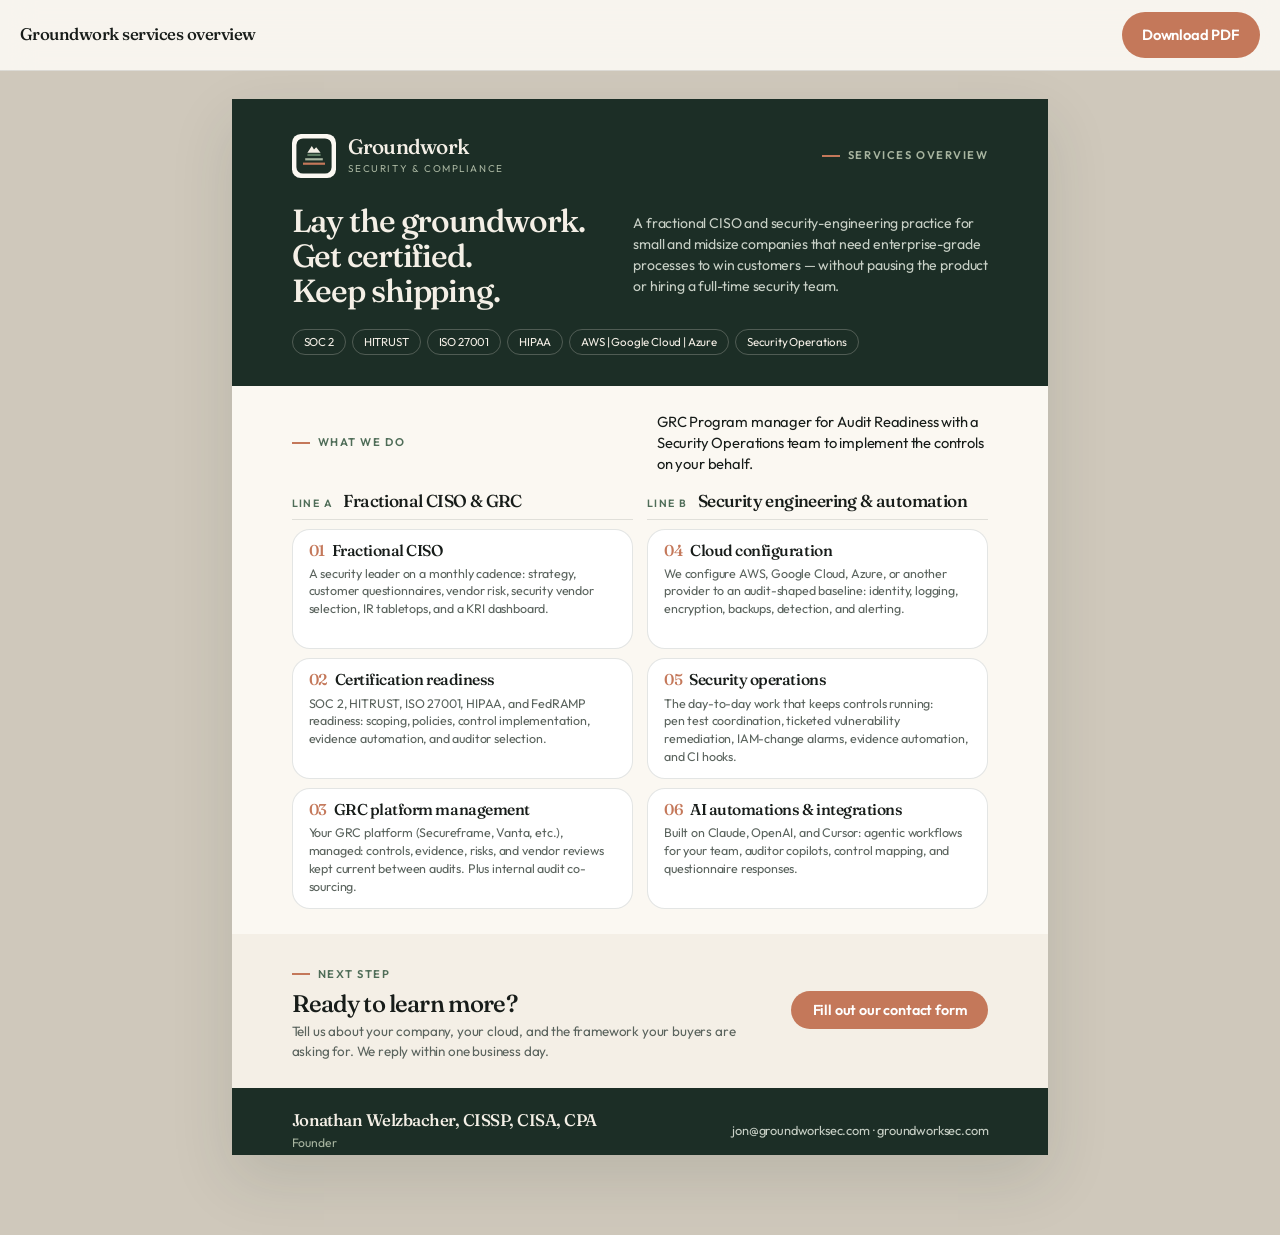
<file: collateral/services-overview/index.html>
<!DOCTYPE html>
<html lang="en">
<head>
  <meta charset="UTF-8">
  <meta name="viewport" content="width=device-width, initial-scale=1">
  <title>Services Overview | Groundwork Security &amp; Compliance</title>
  <meta name="description" content="One-page overview of the services Groundwork Security &amp; Compliance provides.">
  <meta name="robots" content="noindex, nofollow">
  <meta name="theme-color" content="#1c2e26">
  <link rel="stylesheet" href="overview.css">
</head>
<body>
  <header class="toolbar no-print">
    <strong>Groundwork services overview</strong>
    <a class="btn" href="../Groundwork-Services-Overview.pdf" download>Download PDF</a>
  </header>

  <main class="sheet">
    <article class="page">

      <header class="head">
        <div class="head-top">
          <div class="lockup">
            <svg viewBox="0 0 80 80" aria-hidden="true">
              <rect width="80" height="80" rx="16" fill="#fbf8f2"/>
              <g transform="translate(8 8)">
                <rect width="64" height="64" rx="12" fill="#1c2e26"/>
                <path d="M12 44h40v4H12z" fill="#c4785a"/>
                <path d="M16 36h32v4H16z" fill="#a8b5a0"/>
                <path d="M20 28h24v4H20z" fill="#5c7a62"/>
                <path d="M20 26 28 14 32 20 36 16 44 26Z" fill="#f4efe6"/>
              </g>
            </svg>
            <div>
              <div class="name">Groundwork</div>
              <div class="sub">Security &amp; Compliance</div>
            </div>
          </div>
          <p class="kicker">Services overview</p>
        </div>
        <div class="head-grid">
          <h1><span>Lay the groundwork.</span> <span>Get certified.</span> <span>Keep shipping.</span></h1>
          <p class="lede">A fractional CISO and security-engineering practice for small and midsize companies that need enterprise-grade processes to win customers — without pausing the product or hiring a full-time security team.</p>
        </div>
        <div class="chips" aria-label="Frameworks, clouds, and operations">
          <span class="chip">SOC 2</span>
          <span class="chip">HITRUST</span>
          <span class="chip">ISO 27001</span>
          <span class="chip">HIPAA</span>
          <span class="chip">AWS | Google Cloud | Azure</span>
          <span class="chip">Security Operations</span>
        </div>
      </header>

      <section class="body">
        <div class="section-head">
          <p class="kicker">What we do</p>
          <p>GRC Program manager for Audit Readiness with a Security Operations team to implement the controls on your behalf.</p>
        </div>

        <div class="lines">
          <div class="line-label">
            <span class="tag">Line A</span>
            <h3>Fractional CISO &amp; GRC</h3>
          </div>
          <div class="card">
            <h4><span class="num">01</span>Fractional CISO</h4>
            <p>A security leader on a monthly cadence: strategy, customer questionnaires, vendor risk, security vendor selection, IR tabletops, and a KRI dashboard.</p>
          </div>
          <div class="card">
            <h4><span class="num">02</span>Certification readiness</h4>
            <p>SOC 2, HITRUST, ISO 27001, HIPAA, and FedRAMP readiness: scoping, policies, control implementation, evidence automation, and auditor selection.</p>
          </div>
          <div class="card">
            <h4><span class="num">03</span>GRC platform management</h4>
            <p>Your GRC platform (Secureframe, Vanta, etc.), managed: controls, evidence, risks, and vendor reviews kept current between audits. Plus internal audit co-sourcing.</p>
          </div>

          <div class="line-label">
            <span class="tag">Line B</span>
            <h3>Security engineering &amp; automation</h3>
          </div>
          <div class="card">
            <h4><span class="num">04</span>Cloud configuration</h4>
            <p>We configure AWS, Google Cloud, Azure, or another provider to an audit-shaped baseline: identity, logging, encryption, backups, detection, and alerting.</p>
          </div>
          <div class="card">
            <h4><span class="num">05</span>Security operations</h4>
            <p>The day-to-day work that keeps controls running: pen&nbsp;test coordination, ticketed vulnerability remediation, IAM-change alarms, evidence automation, and CI hooks.</p>
          </div>
          <div class="card">
            <h4><span class="num">06</span>AI automations &amp; integrations</h4>
            <p>Built on Claude, OpenAI, and Cursor: agentic workflows for your team, auditor copilots, control mapping, and questionnaire responses.</p>
          </div>
        </div>
      </section>

      <section class="cta">
        <div>
          <p class="kicker">Next step</p>
          <h2>Ready to learn more?</h2>
          <p>Tell us about your company, your cloud, and the framework your buyers are asking for. We reply within one business day.</p>
        </div>
        <a class="cta-btn" href="https://groundworksec.com/#contact">Fill out our contact form</a>
      </section>

      <footer class="foot">
        <div>
          <p class="who">Jonathan Welzbacher, CISSP, CISA, CPA</p>
          <p class="meta">Founder</p>
        </div>
        <div>
          <p class="contact"><a href="mailto:jon@groundworksec.com">jon@groundworksec.com</a> · <a href="https://groundworksec.com/">groundworksec.com</a></p>
        </div>
      </footer>

    </article>
  </main>
</body>
</html>
</file>
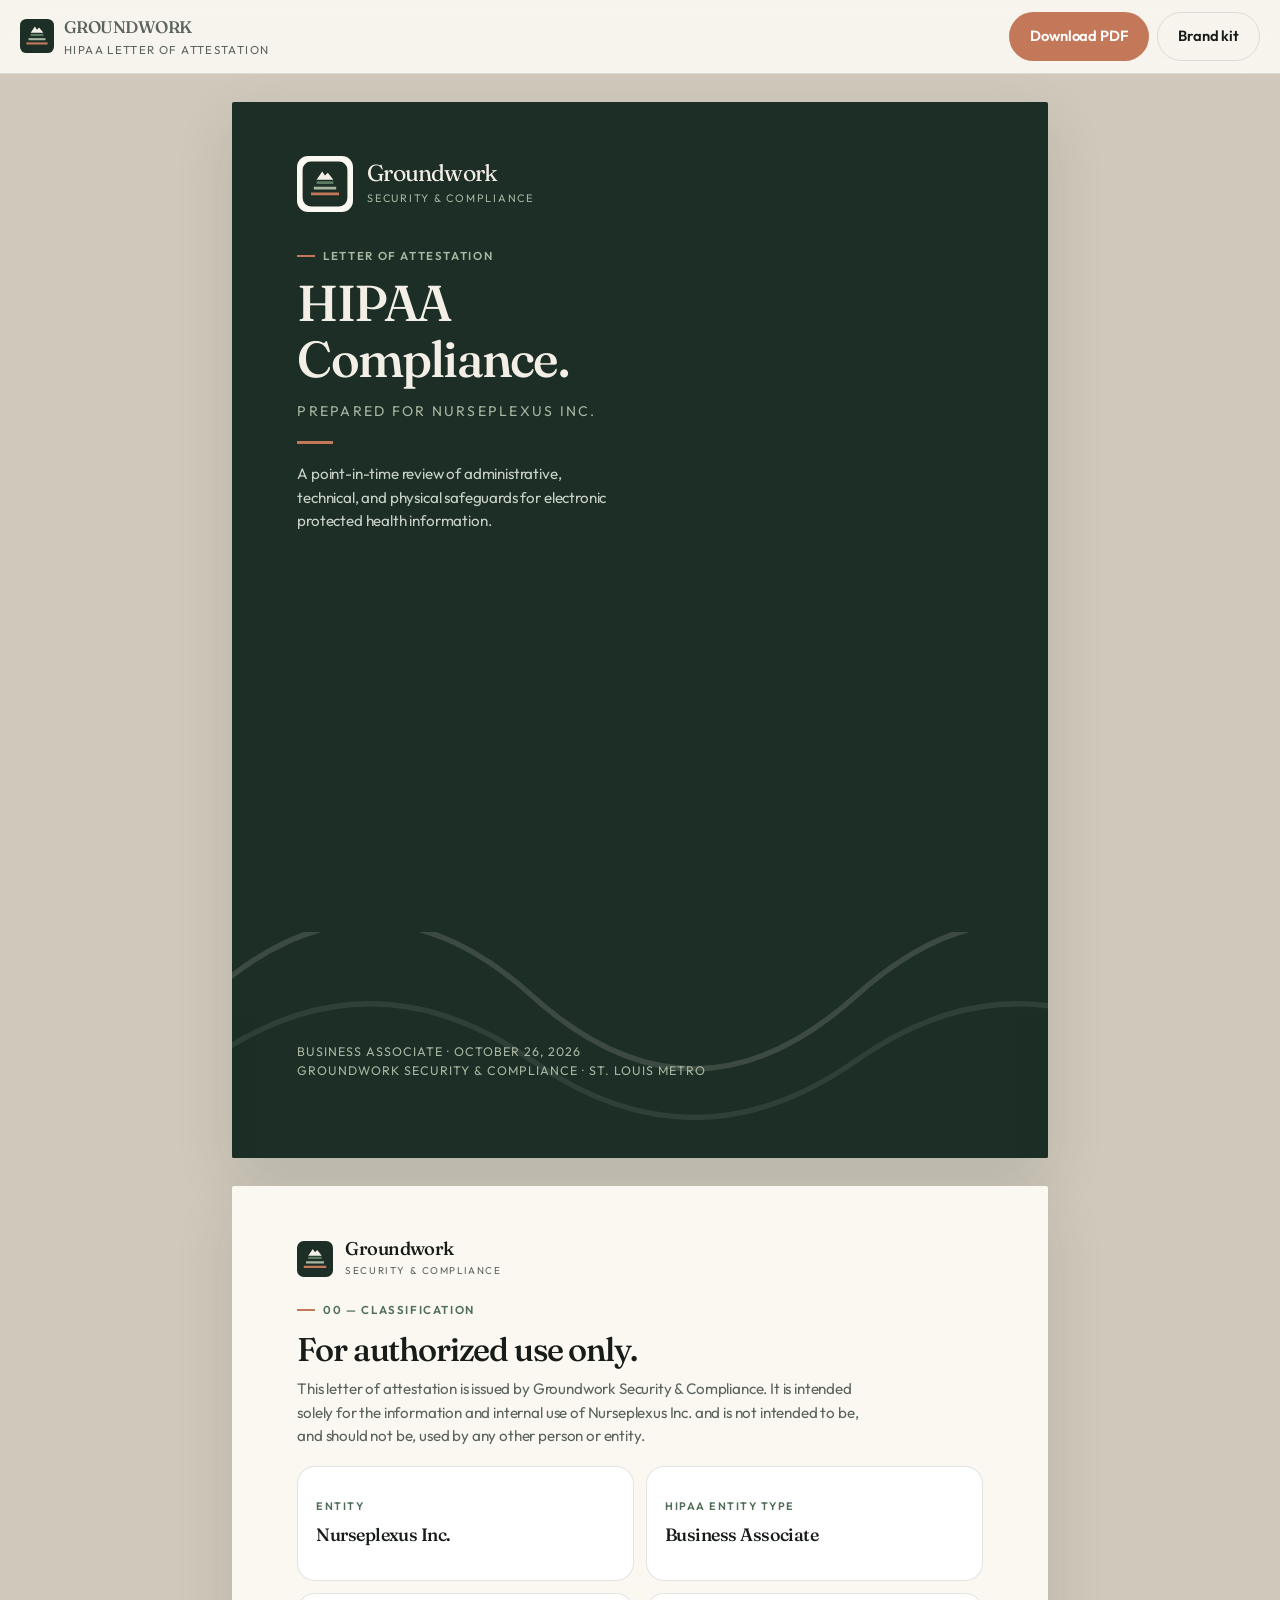
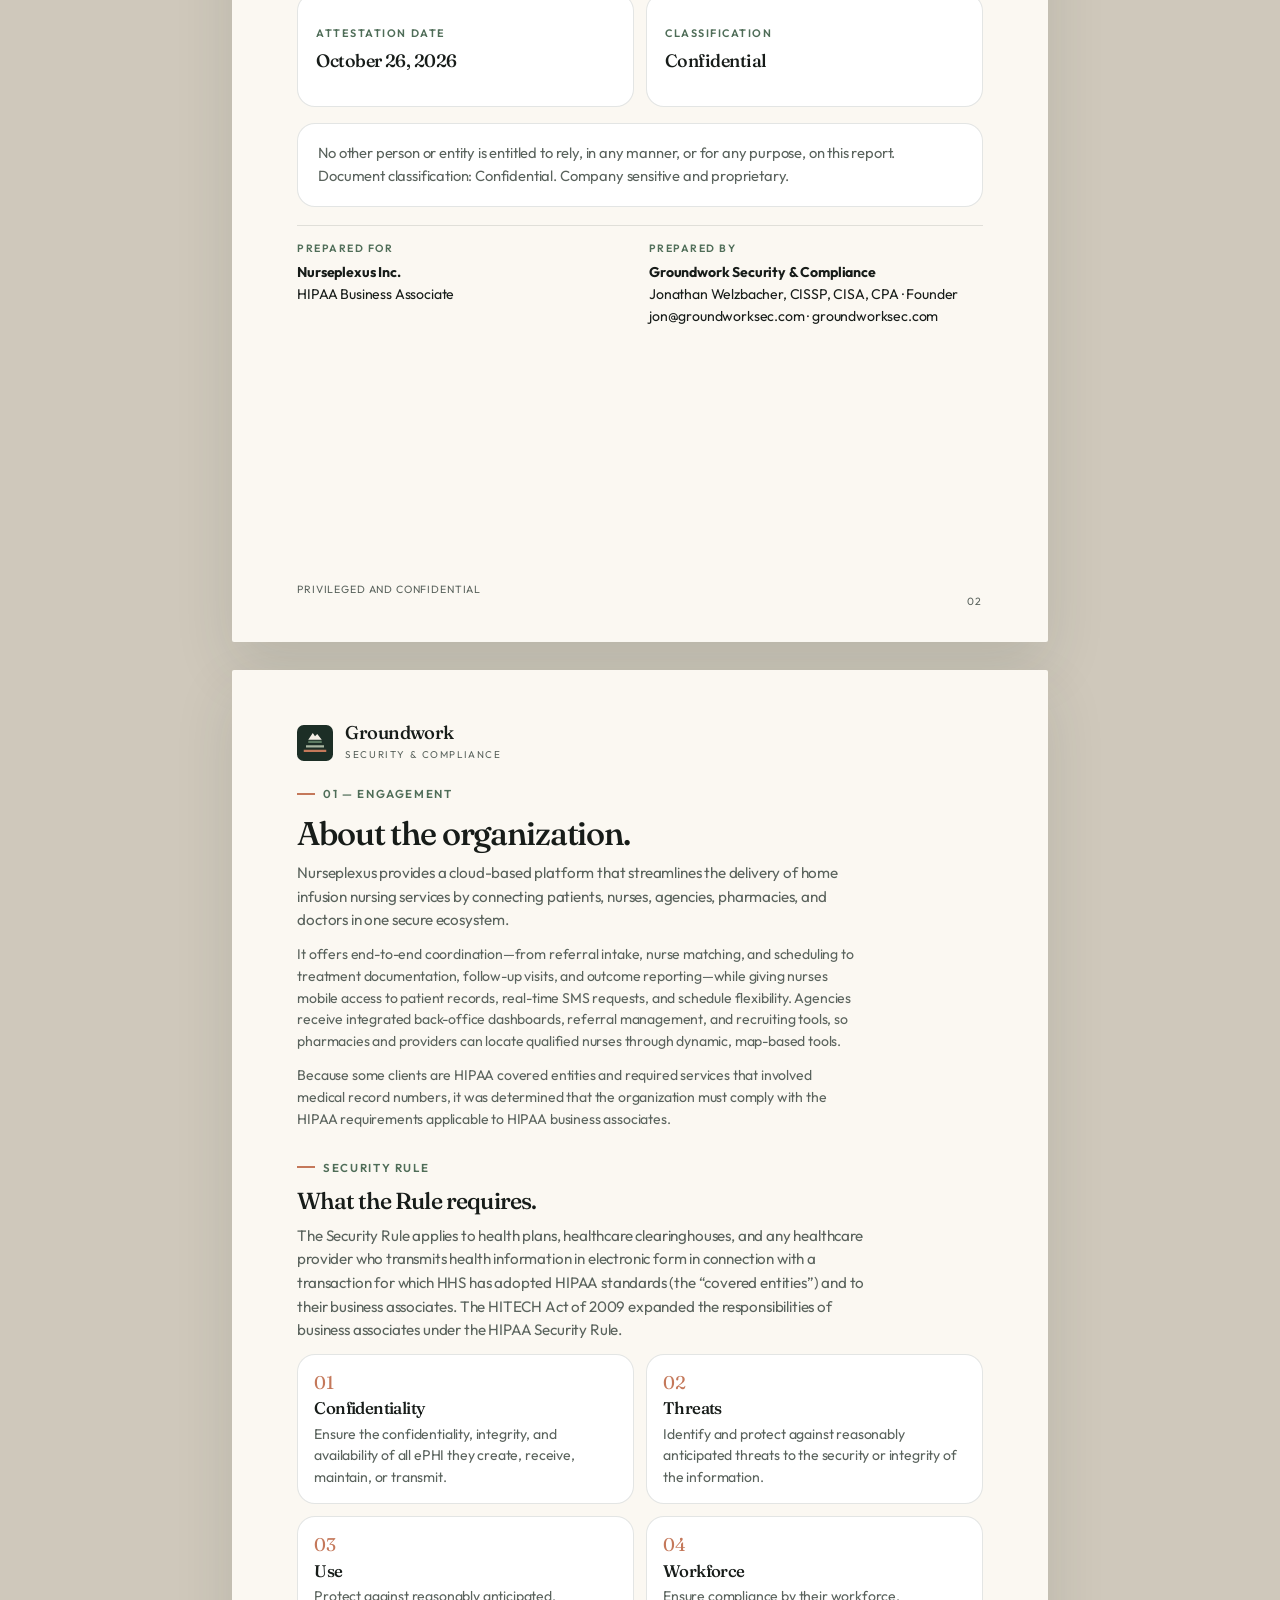
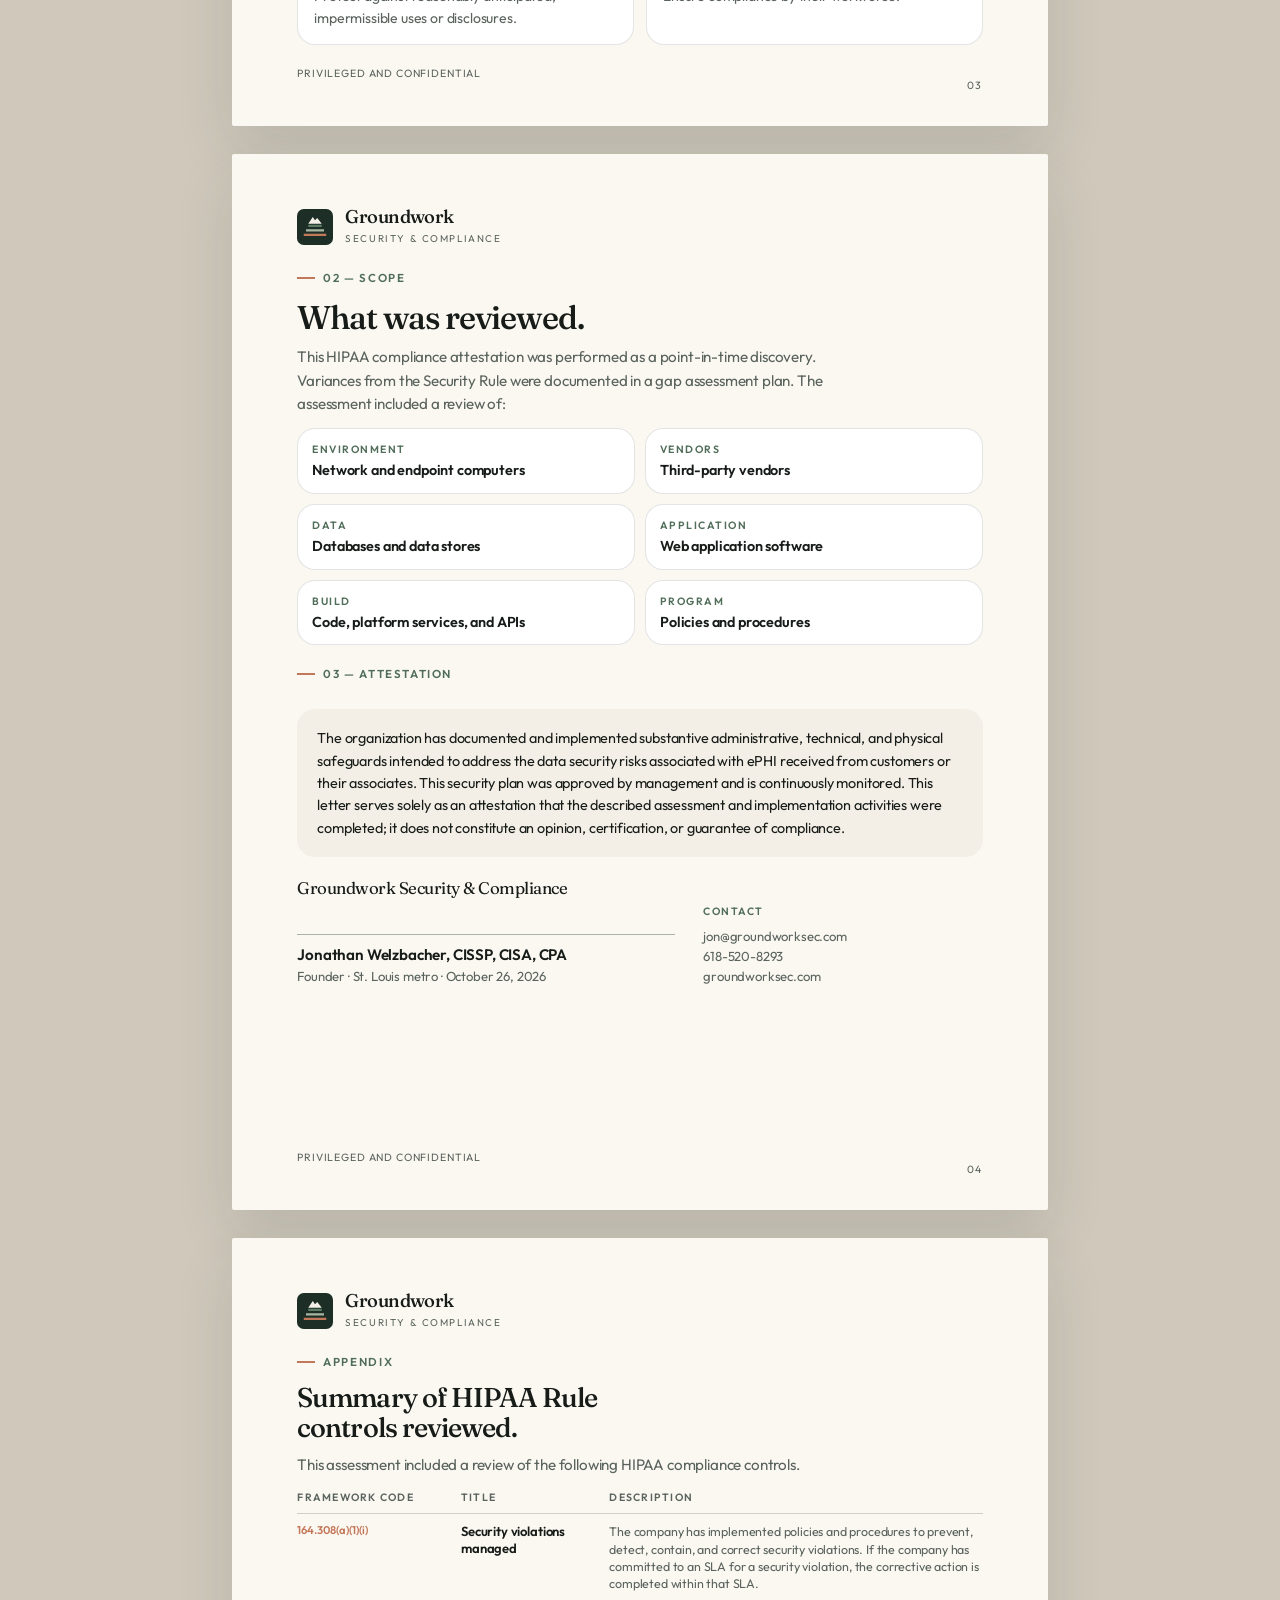
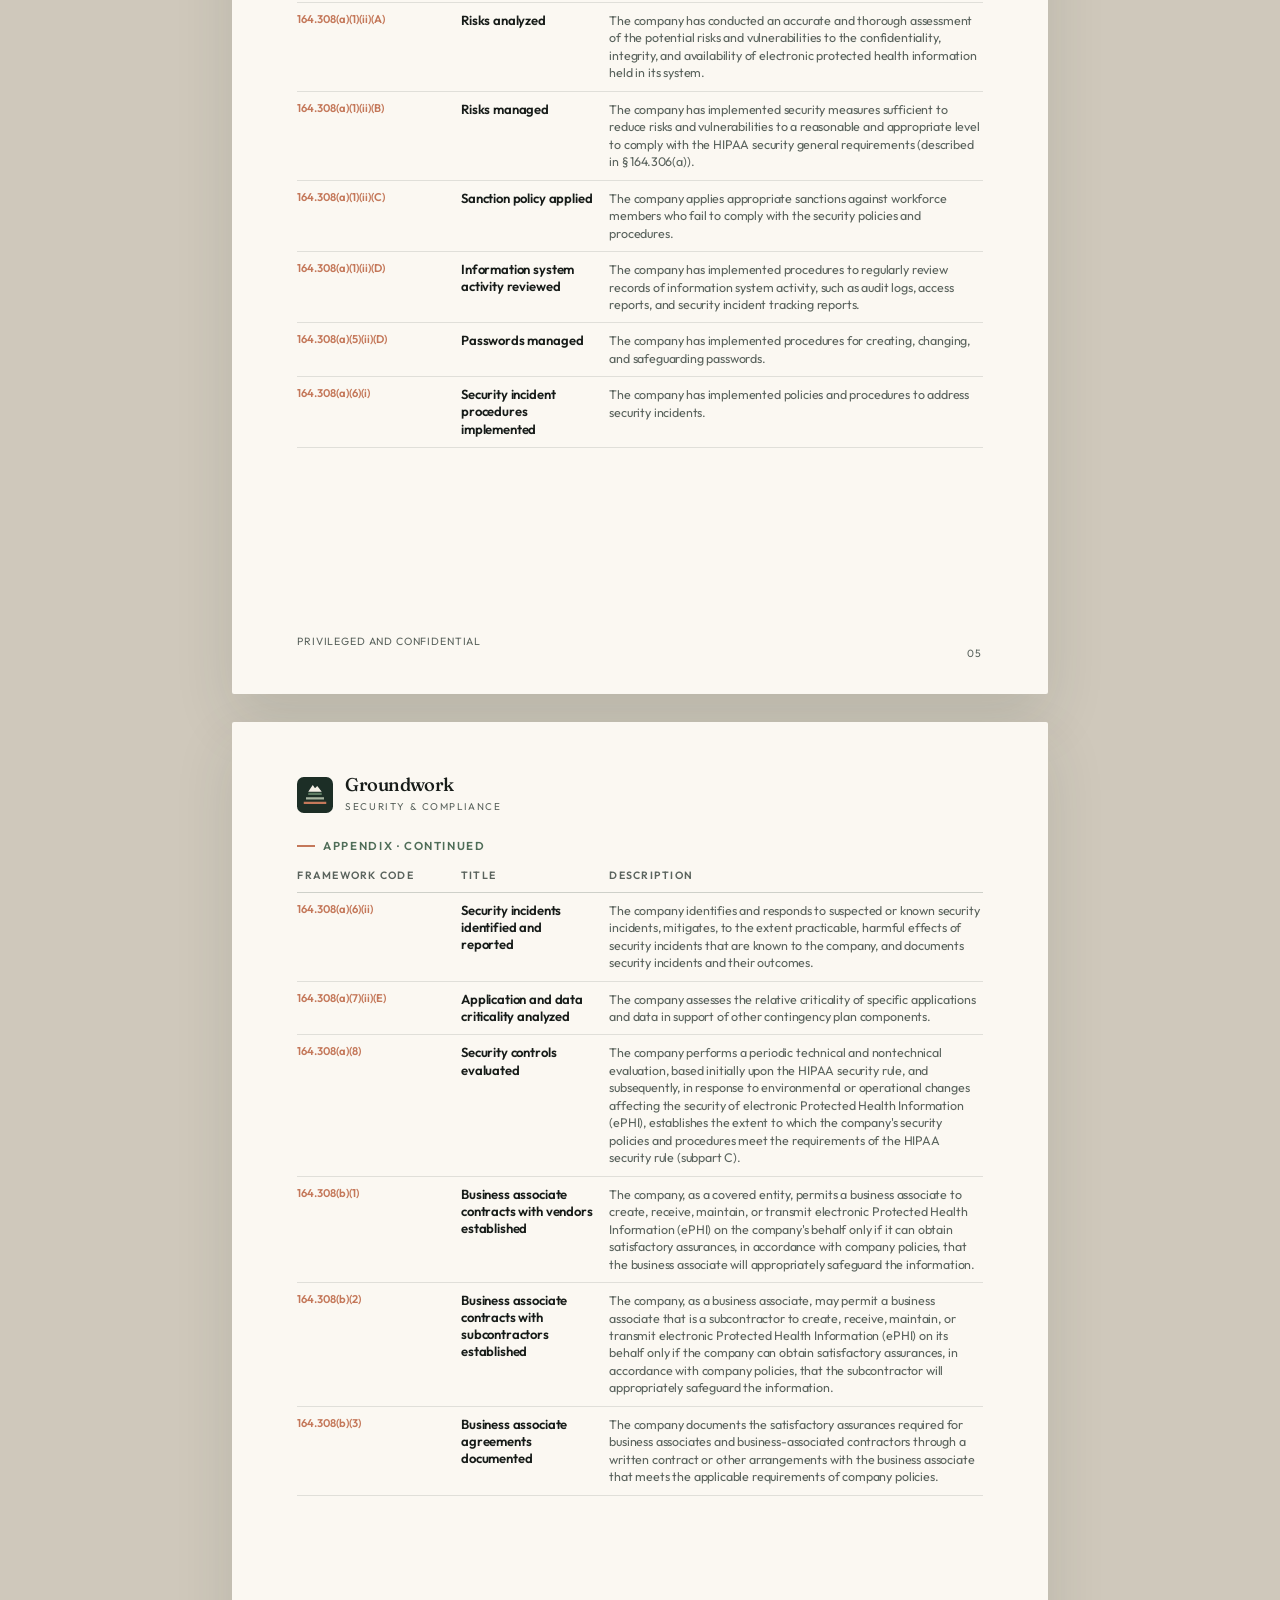
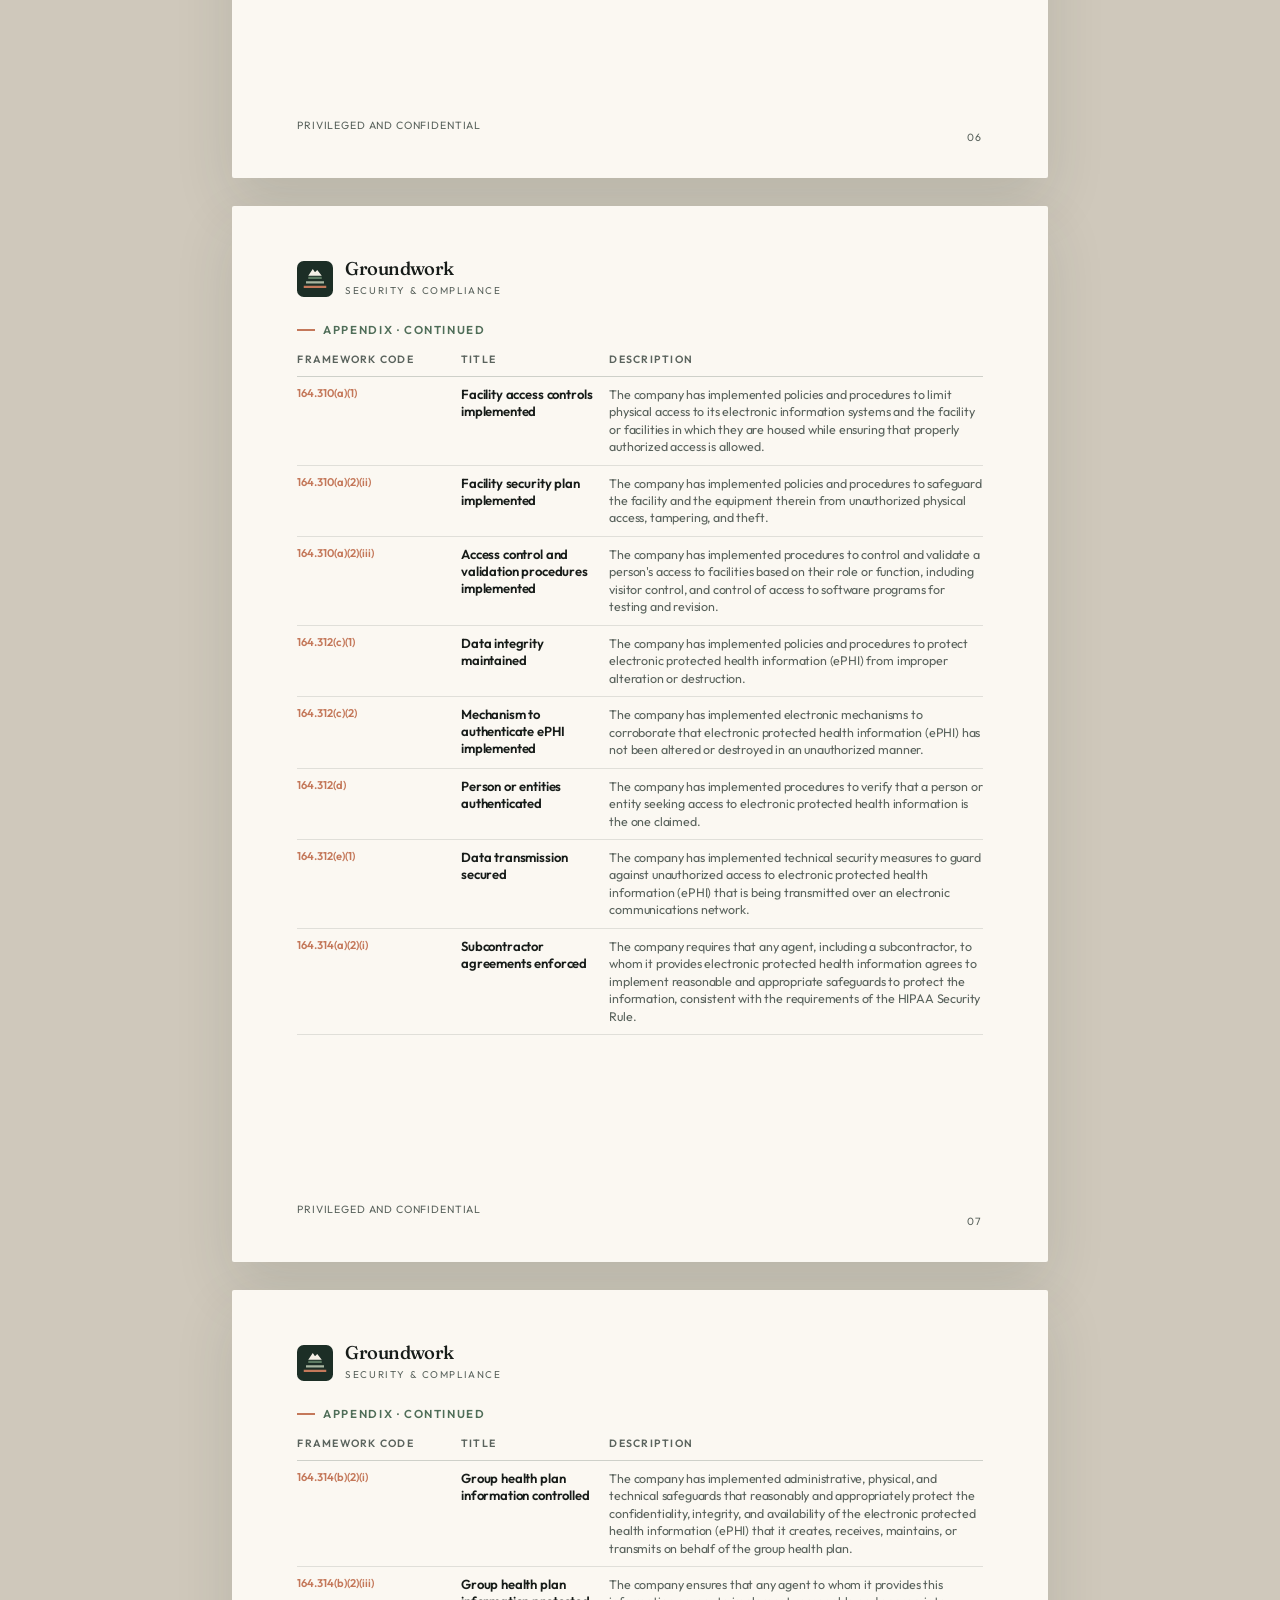
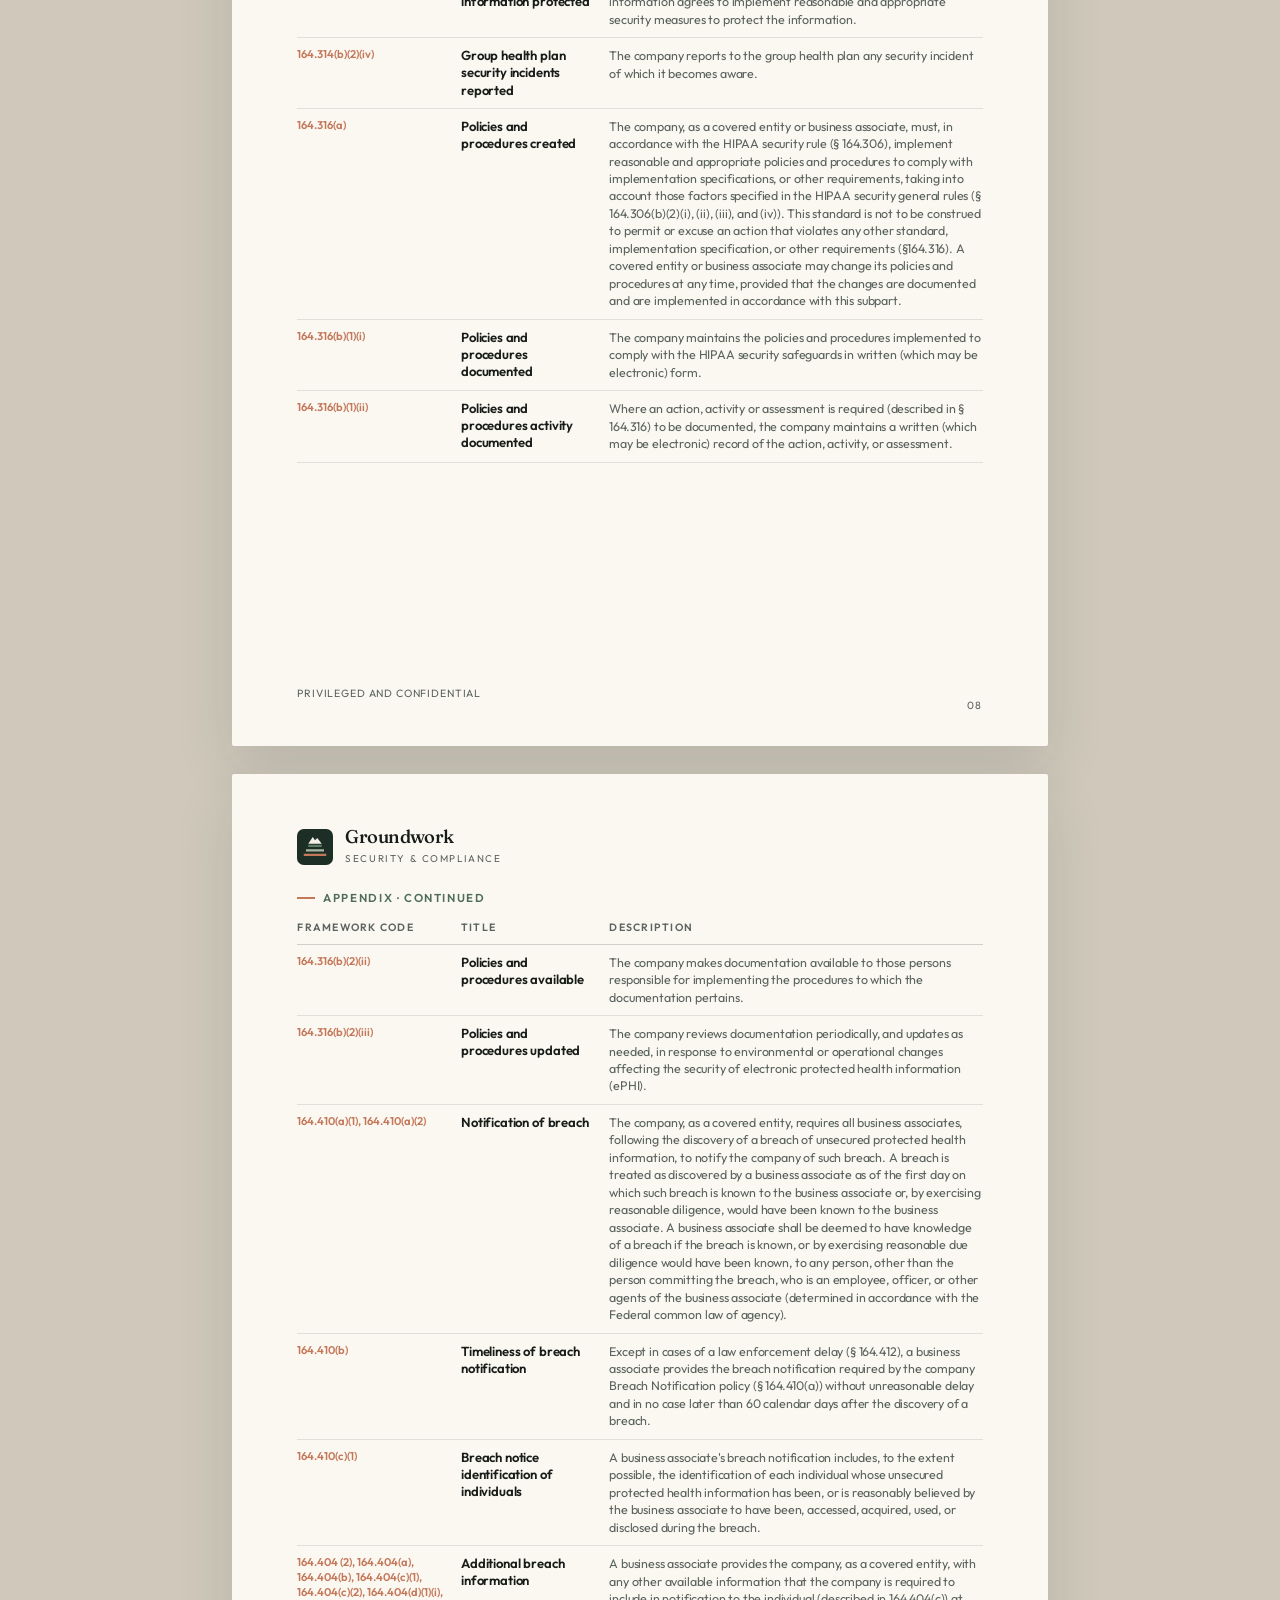
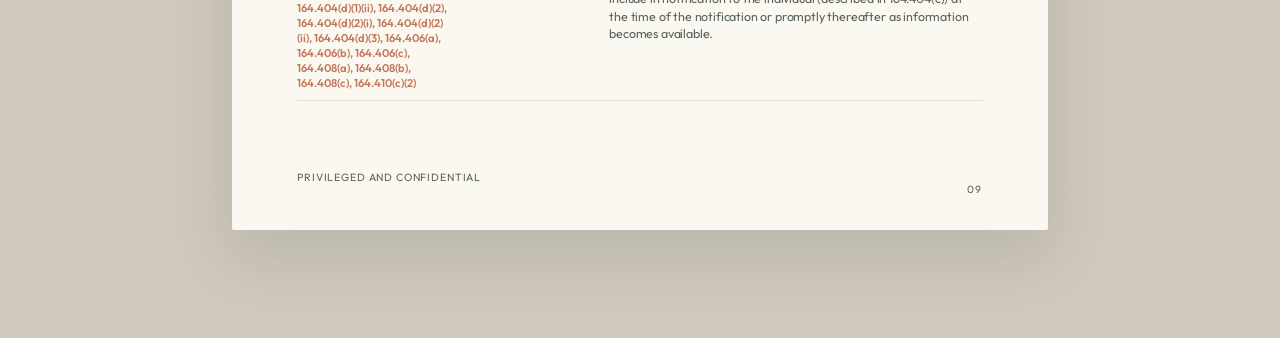
<file: reports/hipaa-letter-of-attestation/index.html>
<!DOCTYPE html>
<html lang="en">
<head>
  <meta charset="UTF-8">
  <meta name="viewport" content="width=device-width, initial-scale=1">
  <title>Letter of Attestation for HIPAA Compliance — Nurseplexus Inc. | Groundwork</title>
  <meta name="description" content="Groundwork Security & Compliance letter of attestation for HIPAA compliance, prepared for Nurseplexus Inc.">
  <meta name="robots" content="noindex, nofollow">
  <meta name="theme-color" content="#1c2e26">
  <link rel="stylesheet" href="../report.css">
</head>
<body class="report-book">
  <header class="report-toolbar no-print">
    <a class="toolbar-brand" href="/public/">
      <svg viewBox="0 0 64 64" aria-hidden="true">
        <rect width="64" height="64" rx="12" fill="#1c2e26"/>
        <path d="M12 44h40v4H12z" fill="#c4785a"/>
        <path d="M16 36h32v4H16z" fill="#a8b5a0"/>
        <path d="M20 28h24v4H20z" fill="#5c7a62"/>
        <path d="M20 26 28 14 32 20 36 16 44 26Z" fill="#f4efe6"/>
      </svg>
      <span><strong>Groundwork</strong><span>HIPAA letter of attestation</span></span>
    </a>
    <div class="toolbar-actions">
      <a class="btn btn-clay" href="../Groundwork-HIPAA-Letter-of-Attestation-Nurseplexus.pdf" download>Download PDF</a>
      <a class="btn btn-ghost" href="/public/brand/">Brand kit</a>
    </div>
  </header>

  <main class="book">

    <!-- 01 Cover -->
    <section class="page page-dark" aria-label="Cover">
      <div class="cover-lockup">
        <svg class="cover-mark" viewBox="0 0 80 80" aria-hidden="true">
          <rect width="80" height="80" rx="16" fill="#fbf8f2"/>
          <g transform="translate(8 8)">
            <rect width="64" height="64" rx="12" fill="#1c2e26"/>
            <path d="M12 44h40v4H12z" fill="#c4785a"/>
            <path d="M16 36h32v4H16z" fill="#a8b5a0"/>
            <path d="M20 28h24v4H20z" fill="#5c7a62"/>
            <path d="M20 26 28 14 32 20 36 16 44 26Z" fill="#f4efe6"/>
          </g>
        </svg>
        <div>
          <div class="name">Groundwork</div>
          <div class="sub">Security &amp; Compliance</div>
        </div>
      </div>
      <p class="kicker">Letter of Attestation</p>
      <h1 class="display">HIPAA Compliance.</h1>
      <p style="font-family:var(--sans);letter-spacing:0.16em;text-transform:uppercase;color:var(--sage);margin:14px 0 0;font-size:0.88rem;">Prepared for Nurseplexus Inc.</p>
      <hr class="rule-clay">
      <p class="lede" style="max-width:32ch;margin:0;">A point-in-time review of administrative, technical, and physical safeguards for electronic protected health information.</p>
      <p class="cover-meta">
        Business Associate · October 26, 2026<br>
        Groundwork Security &amp; Compliance · St. Louis metro
      </p>
      <div class="cover-pattern" aria-hidden="true"></div>
    </section>

    <!-- 02 Classification -->
    <section class="page" aria-label="Classification">
      <div class="letterhead">
        <svg viewBox="0 0 64 64" aria-hidden="true">
          <rect width="64" height="64" rx="12" fill="#1c2e26"/>
          <path d="M12 44h40v4H12z" fill="#c4785a"/>
          <path d="M16 36h32v4H16z" fill="#a8b5a0"/>
          <path d="M20 28h24v4H20z" fill="#5c7a62"/>
          <path d="M20 26 28 14 32 20 36 16 44 26Z" fill="#f4efe6"/>
        </svg>
        <div>
          <div class="name">Groundwork</div>
          <div class="sub">Security &amp; Compliance</div>
        </div>
      </div>
      <p class="kicker">00 — Classification</p>
      <h2 class="page-title">For authorized use only.</h2>
      <p class="lede">This letter of attestation is issued by Groundwork Security &amp; Compliance. It is intended solely for the information and internal use of Nurseplexus Inc. and is not intended to be, and should not be, used by any other person or entity.</p>
      <div class="meta-grid">
        <div class="meta-card">
          <dl>
            <dt>Entity</dt>
            <dd>Nurseplexus Inc.</dd>
          </dl>
        </div>
        <div class="meta-card">
          <dl>
            <dt>HIPAA entity type</dt>
            <dd>Business Associate</dd>
          </dl>
        </div>
        <div class="meta-card">
          <dl>
            <dt>Attestation date</dt>
            <dd>October 26, 2026</dd>
          </dl>
        </div>
        <div class="meta-card">
          <dl>
            <dt>Classification</dt>
            <dd>Confidential</dd>
          </dl>
        </div>
      </div>
      <div class="notice">
        <p>No other person or entity is entitled to rely, in any manner, or for any purpose, on this report. Document classification: Confidential. Company sensitive and proprietary.</p>
      </div>
      <div class="prepared">
        <div>
          <div class="label">Prepared for</div>
          <strong>Nurseplexus Inc.</strong><br>
          HIPAA Business Associate
        </div>
        <div>
          <div class="label">Prepared by</div>
          <strong>Groundwork Security &amp; Compliance</strong><br>
          Jonathan Welzbacher, CISSP, CISA, CPA · Founder<br>
          jon@groundworksec.com · groundworksec.com
        </div>
      </div>
      <p class="page-running">Privileged and confidential</p>
      <p class="page-folio">02</p>
    </section>

    <!-- 03 Organization -->
    <section class="page" aria-label="About the organization">
      <div class="letterhead">
        <svg viewBox="0 0 64 64" aria-hidden="true">
          <rect width="64" height="64" rx="12" fill="#1c2e26"/>
          <path d="M12 44h40v4H12z" fill="#c4785a"/>
          <path d="M16 36h32v4H16z" fill="#a8b5a0"/>
          <path d="M20 28h24v4H20z" fill="#5c7a62"/>
          <path d="M20 26 28 14 32 20 36 16 44 26Z" fill="#f4efe6"/>
        </svg>
        <div>
          <div class="name">Groundwork</div>
          <div class="sub">Security &amp; Compliance</div>
        </div>
      </div>
      <p class="kicker">01 — Engagement</p>
      <h2 class="page-title">About the organization.</h2>
      <p class="lede">Nurseplexus provides a cloud-based platform that streamlines the delivery of home infusion nursing services by connecting patients, nurses, agencies, pharmacies, and doctors in one secure ecosystem.</p>
      <p style="color:var(--muted);font-size:0.88rem;max-width:62ch;">It offers end-to-end coordination—from referral intake, nurse matching, and scheduling to treatment documentation, follow-up visits, and outcome reporting—while giving nurses mobile access to patient records, real-time SMS requests, and schedule flexibility. Agencies receive integrated back-office dashboards, referral management, and recruiting tools, so pharmacies and providers can locate qualified nurses through dynamic, map-based tools.</p>
      <p style="color:var(--muted);font-size:0.88rem;max-width:62ch;margin-top:8px;">Because some clients are HIPAA covered entities and required services that involved medical record numbers, it was determined that the organization must comply with the HIPAA requirements applicable to HIPAA business associates.</p>

      <p class="kicker" style="margin-top:16px">Security Rule</p>
      <h2 class="page-title" style="font-size:1.45rem;max-width:20ch;">What the Rule requires.</h2>
      <p class="lede">The Security Rule applies to health plans, healthcare clearinghouses, and any healthcare provider who transmits health information in electronic form in connection with a transaction for which HHS has adopted HIPAA standards (the “covered entities”) and to their business associates. The HITECH Act of 2009 expanded the responsibilities of business associates under the HIPAA Security Rule.</p>
      <div class="grid-4">
        <article class="card">
          <span class="num">01</span>
          <h3>Confidentiality</h3>
          <p>Ensure the confidentiality, integrity, and availability of all ePHI they create, receive, maintain, or transmit.</p>
        </article>
        <article class="card">
          <span class="num">02</span>
          <h3>Threats</h3>
          <p>Identify and protect against reasonably anticipated threats to the security or integrity of the information.</p>
        </article>
        <article class="card">
          <span class="num">03</span>
          <h3>Use</h3>
          <p>Protect against reasonably anticipated, impermissible uses or disclosures.</p>
        </article>
        <article class="card">
          <span class="num">04</span>
          <h3>Workforce</h3>
          <p>Ensure compliance by their workforce.</p>
        </article>
      </div>
      <p class="page-running">Privileged and confidential</p>
      <p class="page-folio">03</p>
    </section>

    <!-- 04 Scope + attestation -->
    <section class="page" aria-label="Scope and attestation">
      <div class="letterhead">
        <svg viewBox="0 0 64 64" aria-hidden="true">
          <rect width="64" height="64" rx="12" fill="#1c2e26"/>
          <path d="M12 44h40v4H12z" fill="#c4785a"/>
          <path d="M16 36h32v4H16z" fill="#a8b5a0"/>
          <path d="M20 28h24v4H20z" fill="#5c7a62"/>
          <path d="M20 26 28 14 32 20 36 16 44 26Z" fill="#f4efe6"/>
        </svg>
        <div>
          <div class="name">Groundwork</div>
          <div class="sub">Security &amp; Compliance</div>
        </div>
      </div>
      <p class="kicker">02 — Scope</p>
      <h2 class="page-title">What was reviewed.</h2>
      <p class="lede">This HIPAA compliance attestation was performed as a point-in-time discovery. Variances from the Security Rule were documented in a gap assessment plan. The assessment included a review of:</p>
      <div class="scope-grid">
        <div class="scope-item"><span class="label">Environment</span><strong>Network and endpoint computers</strong></div>
        <div class="scope-item"><span class="label">Vendors</span><strong>Third-party vendors</strong></div>
        <div class="scope-item"><span class="label">Data</span><strong>Databases and data stores</strong></div>
        <div class="scope-item"><span class="label">Application</span><strong>Web application software</strong></div>
        <div class="scope-item"><span class="label">Build</span><strong>Code, platform services, and APIs</strong></div>
        <div class="scope-item"><span class="label">Program</span><strong>Policies and procedures</strong></div>
      </div>

      <p class="kicker" style="margin-top:14px">03 — Attestation</p>
      <div class="attest">
        <p>The organization has documented and implemented substantive administrative, technical, and physical safeguards intended to address the data security risks associated with ePHI received from customers or their associates. This security plan was approved by management and is continuously monitored. This letter serves solely as an attestation that the described assessment and implementation activities were completed; it does not constitute an opinion, certification, or guarantee of compliance.</p>
      </div>

      <div class="sign">
        <div>
          <div class="firm">Groundwork Security &amp; Compliance</div>
          <div class="sign-line" aria-hidden="true"></div>
          <div class="who">Jonathan Welzbacher, CISSP, CISA, CPA</div>
          <div class="role">Founder · St. Louis metro · October 26, 2026</div>
        </div>
        <div>
          <div class="label" style="font-size:0.66rem;letter-spacing:0.14em;text-transform:uppercase;color:var(--moss);font-weight:600;margin-bottom:6px;">Contact</div>
          <div class="role">jon@groundworksec.com<br>618-520-8293<br>groundworksec.com</div>
        </div>
      </div>
      <p class="page-running">Privileged and confidential</p>
      <p class="page-folio">04</p>
    </section>

    <!-- 05 Appendix A -->
    <section class="page" aria-label="Appendix controls 1">
      <div class="letterhead">
        <svg viewBox="0 0 64 64" aria-hidden="true">
          <rect width="64" height="64" rx="12" fill="#1c2e26"/>
          <path d="M12 44h40v4H12z" fill="#c4785a"/>
          <path d="M16 36h32v4H16z" fill="#a8b5a0"/>
          <path d="M20 28h24v4H20z" fill="#5c7a62"/>
          <path d="M20 26 28 14 32 20 36 16 44 26Z" fill="#f4efe6"/>
        </svg>
        <div>
          <div class="name">Groundwork</div>
          <div class="sub">Security &amp; Compliance</div>
        </div>
      </div>
      <p class="kicker">Appendix</p>
      <h2 class="page-title" style="font-size:1.7rem;max-width:20ch;">Summary of HIPAA Rule controls reviewed.</h2>
      <p class="lede">This assessment included a review of the following HIPAA compliance controls.</p>
      <div class="ctrl-head"><span>Framework code</span><span>Title</span><span>Description</span></div>
      <div class="ctrl">
        <code>164.308(a)(1)(i)</code>
        <strong>Security violations managed</strong>
        <p>The company has implemented policies and procedures to prevent, detect, contain, and correct security violations. If the company has committed to an SLA for a security violation, the corrective action is completed within that SLA.</p>
      </div>
      <div class="ctrl">
        <code>164.308(a)(1)(ii)(A)</code>
        <strong>Risks analyzed</strong>
        <p>The company has conducted an accurate and thorough assessment of the potential risks and vulnerabilities to the confidentiality, integrity, and availability of electronic protected health information held in its system.</p>
      </div>
      <div class="ctrl">
        <code>164.308(a)(1)(ii)(B)</code>
        <strong>Risks managed</strong>
        <p>The company has implemented security measures sufficient to reduce risks and vulnerabilities to a reasonable and appropriate level to comply with the HIPAA security general requirements (described in § 164.306(a)).</p>
      </div>
      <div class="ctrl">
        <code>164.308(a)(1)(ii)(C)</code>
        <strong>Sanction policy applied</strong>
        <p>The company applies appropriate sanctions against workforce members who fail to comply with the security policies and procedures.</p>
      </div>
      <div class="ctrl">
        <code>164.308(a)(1)(ii)(D)</code>
        <strong>Information system activity reviewed</strong>
        <p>The company has implemented procedures to regularly review records of information system activity, such as audit logs, access reports, and security incident tracking reports.</p>
      </div>
      <div class="ctrl">
        <code>164.308(a)(5)(ii)(D)</code>
        <strong>Passwords managed</strong>
        <p>The company has implemented procedures for creating, changing, and safeguarding passwords.</p>
      </div>
      <div class="ctrl">
        <code>164.308(a)(6)(i)</code>
        <strong>Security incident procedures implemented</strong>
        <p>The company has implemented policies and procedures to address security incidents.</p>
      </div>
      <p class="page-running">Privileged and confidential</p>
      <p class="page-folio">05</p>
    </section>

    <!-- 06 Appendix B -->
    <section class="page" aria-label="Appendix controls 2">
      <div class="letterhead">
        <svg viewBox="0 0 64 64" aria-hidden="true">
          <rect width="64" height="64" rx="12" fill="#1c2e26"/>
          <path d="M12 44h40v4H12z" fill="#c4785a"/>
          <path d="M16 36h32v4H16z" fill="#a8b5a0"/>
          <path d="M20 28h24v4H20z" fill="#5c7a62"/>
          <path d="M20 26 28 14 32 20 36 16 44 26Z" fill="#f4efe6"/>
        </svg>
        <div>
          <div class="name">Groundwork</div>
          <div class="sub">Security &amp; Compliance</div>
        </div>
      </div>
      <p class="kicker">Appendix · continued</p>
      <div class="ctrl-head"><span>Framework code</span><span>Title</span><span>Description</span></div>
      <div class="ctrl">
        <code>164.308(a)(6)(ii)</code>
        <strong>Security incidents identified and reported</strong>
        <p>The company identifies and responds to suspected or known security incidents, mitigates, to the extent practicable, harmful effects of security incidents that are known to the company, and documents security incidents and their outcomes.</p>
      </div>
      <div class="ctrl">
        <code>164.308(a)(7)(ii)(E)</code>
        <strong>Application and data criticality analyzed</strong>
        <p>The company assesses the relative criticality of specific applications and data in support of other contingency plan components.</p>
      </div>
      <div class="ctrl">
        <code>164.308(a)(8)</code>
        <strong>Security controls evaluated</strong>
        <p>The company performs a periodic technical and nontechnical evaluation, based initially upon the HIPAA security rule, and subsequently, in response to environmental or operational changes affecting the security of electronic Protected Health Information (ePHI), establishes the extent to which the company's security policies and procedures meet the requirements of the HIPAA security rule (subpart C).</p>
      </div>
      <div class="ctrl">
        <code>164.308(b)(1)</code>
        <strong>Business associate contracts with vendors established</strong>
        <p>The company, as a covered entity, permits a business associate to create, receive, maintain, or transmit electronic Protected Health Information (ePHI) on the company's behalf only if it can obtain satisfactory assurances, in accordance with company policies, that the business associate will appropriately safeguard the information.</p>
      </div>
      <div class="ctrl">
        <code>164.308(b)(2)</code>
        <strong>Business associate contracts with subcontractors established</strong>
        <p>The company, as a business associate, may permit a business associate that is a subcontractor to create, receive, maintain, or transmit electronic Protected Health Information (ePHI) on its behalf only if the company can obtain satisfactory assurances, in accordance with company policies, that the subcontractor will appropriately safeguard the information.</p>
      </div>
      <div class="ctrl">
        <code>164.308(b)(3)</code>
        <strong>Business associate agreements documented</strong>
        <p>The company documents the satisfactory assurances required for business associates and business-associated contractors through a written contract or other arrangements with the business associate that meets the applicable requirements of company policies.</p>
      </div>
      <p class="page-running">Privileged and confidential</p>
      <p class="page-folio">06</p>
    </section>

    <!-- 07 Appendix C -->
    <section class="page" aria-label="Appendix controls 3">
      <div class="letterhead">
        <svg viewBox="0 0 64 64" aria-hidden="true">
          <rect width="64" height="64" rx="12" fill="#1c2e26"/>
          <path d="M12 44h40v4H12z" fill="#c4785a"/>
          <path d="M16 36h32v4H16z" fill="#a8b5a0"/>
          <path d="M20 28h24v4H20z" fill="#5c7a62"/>
          <path d="M20 26 28 14 32 20 36 16 44 26Z" fill="#f4efe6"/>
        </svg>
        <div>
          <div class="name">Groundwork</div>
          <div class="sub">Security &amp; Compliance</div>
        </div>
      </div>
      <p class="kicker">Appendix · continued</p>
      <div class="ctrl-head"><span>Framework code</span><span>Title</span><span>Description</span></div>
      <div class="ctrl">
        <code>164.310(a)(1)</code>
        <strong>Facility access controls implemented</strong>
        <p>The company has implemented policies and procedures to limit physical access to its electronic information systems and the facility or facilities in which they are housed while ensuring that properly authorized access is allowed.</p>
      </div>
      <div class="ctrl">
        <code>164.310(a)(2)(ii)</code>
        <strong>Facility security plan implemented</strong>
        <p>The company has implemented policies and procedures to safeguard the facility and the equipment therein from unauthorized physical access, tampering, and theft.</p>
      </div>
      <div class="ctrl">
        <code>164.310(a)(2)(iii)</code>
        <strong>Access control and validation procedures implemented</strong>
        <p>The company has implemented procedures to control and validate a person's access to facilities based on their role or function, including visitor control, and control of access to software programs for testing and revision.</p>
      </div>
      <div class="ctrl">
        <code>164.312(c)(1)</code>
        <strong>Data integrity maintained</strong>
        <p>The company has implemented policies and procedures to protect electronic protected health information (ePHI) from improper alteration or destruction.</p>
      </div>
      <div class="ctrl">
        <code>164.312(c)(2)</code>
        <strong>Mechanism to authenticate ePHI implemented</strong>
        <p>The company has implemented electronic mechanisms to corroborate that electronic protected health information (ePHI) has not been altered or destroyed in an unauthorized manner.</p>
      </div>
      <div class="ctrl">
        <code>164.312(d)</code>
        <strong>Person or entities authenticated</strong>
        <p>The company has implemented procedures to verify that a person or entity seeking access to electronic protected health information is the one claimed.</p>
      </div>
      <div class="ctrl">
        <code>164.312(e)(1)</code>
        <strong>Data transmission secured</strong>
        <p>The company has implemented technical security measures to guard against unauthorized access to electronic protected health information (ePHI) that is being transmitted over an electronic communications network.</p>
      </div>
      <div class="ctrl">
        <code>164.314(a)(2)(i)</code>
        <strong>Subcontractor agreements enforced</strong>
        <p>The company requires that any agent, including a subcontractor, to whom it provides electronic protected health information agrees to implement reasonable and appropriate safeguards to protect the information, consistent with the requirements of the HIPAA Security Rule.</p>
      </div>
      <p class="page-running">Privileged and confidential</p>
      <p class="page-folio">07</p>
    </section>

    <!-- 08 Appendix D -->
    <section class="page" aria-label="Appendix controls 4">
      <div class="letterhead">
        <svg viewBox="0 0 64 64" aria-hidden="true">
          <rect width="64" height="64" rx="12" fill="#1c2e26"/>
          <path d="M12 44h40v4H12z" fill="#c4785a"/>
          <path d="M16 36h32v4H16z" fill="#a8b5a0"/>
          <path d="M20 28h24v4H20z" fill="#5c7a62"/>
          <path d="M20 26 28 14 32 20 36 16 44 26Z" fill="#f4efe6"/>
        </svg>
        <div>
          <div class="name">Groundwork</div>
          <div class="sub">Security &amp; Compliance</div>
        </div>
      </div>
      <p class="kicker">Appendix · continued</p>
      <div class="ctrl-head"><span>Framework code</span><span>Title</span><span>Description</span></div>
      <div class="ctrl">
        <code>164.314(b)(2)(i)</code>
        <strong>Group health plan information controlled</strong>
        <p>The company has implemented administrative, physical, and technical safeguards that reasonably and appropriately protect the confidentiality, integrity, and availability of the electronic protected health information (ePHI) that it creates, receives, maintains, or transmits on behalf of the group health plan.</p>
      </div>
      <div class="ctrl">
        <code>164.314(b)(2)(iii)</code>
        <strong>Group health plan information protected</strong>
        <p>The company ensures that any agent to whom it provides this information agrees to implement reasonable and appropriate security measures to protect the information.</p>
      </div>
      <div class="ctrl">
        <code>164.314(b)(2)(iv)</code>
        <strong>Group health plan security incidents reported</strong>
        <p>The company reports to the group health plan any security incident of which it becomes aware.</p>
      </div>
      <div class="ctrl">
        <code>164.316(a)</code>
        <strong>Policies and procedures created</strong>
        <p>The company, as a covered entity or business associate, must, in accordance with the HIPAA security rule (§ 164.306), implement reasonable and appropriate policies and procedures to comply with implementation specifications, or other requirements, taking into account those factors specified in the HIPAA security general rules (§ 164.306(b)(2)(i), (ii), (iii), and (iv)). This standard is not to be construed to permit or excuse an action that violates any other standard, implementation specification, or other requirements (§164.316). A covered entity or business associate may change its policies and procedures at any time, provided that the changes are documented and are implemented in accordance with this subpart.</p>
      </div>
      <div class="ctrl">
        <code>164.316(b)(1)(i)</code>
        <strong>Policies and procedures documented</strong>
        <p>The company maintains the policies and procedures implemented to comply with the HIPAA security safeguards in written (which may be electronic) form.</p>
      </div>
      <div class="ctrl">
        <code>164.316(b)(1)(ii)</code>
        <strong>Policies and procedures activity documented</strong>
        <p>Where an action, activity or assessment is required (described in § 164.316) to be documented, the company maintains a written (which may be electronic) record of the action, activity, or assessment.</p>
      </div>
      <p class="page-running">Privileged and confidential</p>
      <p class="page-folio">08</p>
    </section>

    <!-- 09 Appendix E -->
    <section class="page" aria-label="Appendix controls 5">
      <div class="letterhead">
        <svg viewBox="0 0 64 64" aria-hidden="true">
          <rect width="64" height="64" rx="12" fill="#1c2e26"/>
          <path d="M12 44h40v4H12z" fill="#c4785a"/>
          <path d="M16 36h32v4H16z" fill="#a8b5a0"/>
          <path d="M20 28h24v4H20z" fill="#5c7a62"/>
          <path d="M20 26 28 14 32 20 36 16 44 26Z" fill="#f4efe6"/>
        </svg>
        <div>
          <div class="name">Groundwork</div>
          <div class="sub">Security &amp; Compliance</div>
        </div>
      </div>
      <p class="kicker">Appendix · continued</p>
      <div class="ctrl-head"><span>Framework code</span><span>Title</span><span>Description</span></div>
      <div class="ctrl">
        <code>164.316(b)(2)(ii)</code>
        <strong>Policies and procedures available</strong>
        <p>The company makes documentation available to those persons responsible for implementing the procedures to which the documentation pertains.</p>
      </div>
      <div class="ctrl">
        <code>164.316(b)(2)(iii)</code>
        <strong>Policies and procedures updated</strong>
        <p>The company reviews documentation periodically, and updates as needed, in response to environmental or operational changes affecting the security of electronic protected health information (ePHI).</p>
      </div>
      <div class="ctrl">
        <code>164.410(a)(1), 164.410(a)(2)</code>
        <strong>Notification of breach</strong>
        <p>The company, as a covered entity, requires all business associates, following the discovery of a breach of unsecured protected health information, to notify the company of such breach. A breach is treated as discovered by a business associate as of the first day on which such breach is known to the business associate or, by exercising reasonable diligence, would have been known to the business associate. A business associate shall be deemed to have knowledge of a breach if the breach is known, or by exercising reasonable due diligence would have been known, to any person, other than the person committing the breach, who is an employee, officer, or other agents of the business associate (determined in accordance with the Federal common law of agency).</p>
      </div>
      <div class="ctrl">
        <code>164.410(b)</code>
        <strong>Timeliness of breach notification</strong>
        <p>Except in cases of a law enforcement delay (§ 164.412), a business associate provides the breach notification required by the company Breach Notification policy (§ 164.410(a)) without unreasonable delay and in no case later than 60 calendar days after the discovery of a breach.</p>
      </div>
      <div class="ctrl">
        <code>164.410(c)(1)</code>
        <strong>Breach notice identification of individuals</strong>
        <p>A business associate's breach notification includes, to the extent possible, the identification of each individual whose unsecured protected health information has been, or is reasonably believed by the business associate to have been, accessed, acquired, used, or disclosed during the breach.</p>
      </div>
      <div class="ctrl">
        <code>164.404 (2), 164.404(a), 164.404(b), 164.404(c)(1), 164.404(c)(2), 164.404(d)(1)(i), 164.404(d)(1)(ii), 164.404(d)(2), 164.404(d)(2)(i), 164.404(d)(2)(ii), 164.404(d)(3), 164.406(a), 164.406(b), 164.406(c), 164.408(a), 164.408(b), 164.408(c), 164.410(c)(2)</code>
        <strong>Additional breach information</strong>
        <p>A business associate provides the company, as a covered entity, with any other available information that the company is required to include in notification to the individual (described in 164.404(c)) at the time of the notification or promptly thereafter as information becomes available.</p>
      </div>
      <p class="page-running">Privileged and confidential</p>
      <p class="page-folio">09</p>
    </section>

  </main>
</body>
</html>
</file>
<file: collateral/services-overview/overview.css>
/* Groundwork Security & Compliance — one-page services overview (US Letter) */

:root {
  --soil: #1c2e26;
  --canopy: #24382f;
  --moss: #4f6d58;
  --sage: #a8b5a0;
  --clay: #c4785a;
  --sand: #f4efe6;
  --paper: #fbf8f2;
  --ink: #171c19;
  --muted: #5a635d;
  --line: rgba(28, 46, 38, 0.12);
  --on-soil-body: #c8d0c6;
  --shadow: 0 24px 60px rgba(28, 46, 38, 0.12);
  --serif: "Fraunces", "Iowan Old Style", Georgia, serif;
  --sans: "Outfit", "Avenir Next", system-ui, sans-serif;
  --gutter: 0.62in;
}

@font-face {
  font-family: "Fraunces";
  font-style: normal;
  font-weight: 100 900;
  font-display: block;
  src: url("/public/brand/kit/fonts/Fraunces.ttf") format("truetype");
}

@font-face {
  font-family: "Outfit";
  font-style: normal;
  font-weight: 100 900;
  font-display: block;
  src: url("/public/brand/kit/fonts/Outfit.ttf") format("truetype");
}

*,
*::before,
*::after {
  box-sizing: border-box;
}

html,
body {
  margin: 0;
}

body {
  background: #cfc8bb;
  color: var(--ink);
  font-family: var(--sans);
  font-size: 15px;
  line-height: 1.5;
  letter-spacing: -0.011em;
}

h1,
h2,
h3 {
  font-family: var(--serif);
  font-weight: 520;
  letter-spacing: -0.035em;
  line-height: 1.1;
  margin: 0;
}

p {
  margin: 0;
}

a {
  color: inherit;
  text-decoration: none;
}

.toolbar {
  position: sticky;
  top: 0;
  z-index: 50;
  display: flex;
  align-items: center;
  justify-content: space-between;
  gap: 16px;
  padding: 12px 20px;
  background: rgba(251, 248, 242, 0.92);
  backdrop-filter: blur(16px);
  border-bottom: 1px solid var(--line);
}

.toolbar strong {
  font-family: var(--serif);
  font-weight: 520;
  font-size: 1.05rem;
  letter-spacing: -0.03em;
}

.btn {
  display: inline-flex;
  align-items: center;
  justify-content: center;
  padding: 12px 20px;
  border-radius: 999px;
  background: var(--clay);
  color: #fff;
  font-size: 0.92rem;
  font-weight: 600;
}

.sheet {
  padding: 28px 16px 80px;
}

.page {
  width: 8.5in;
  height: 11in;
  margin: 0 auto;
  display: flex;
  flex-direction: column;
  background: var(--paper);
  overflow: hidden;
  box-shadow: var(--shadow);
  -webkit-print-color-adjust: exact;
  print-color-adjust: exact;
}

.kicker {
  display: inline-flex;
  align-items: center;
  gap: 8px;
  font-size: 0.7rem;
  font-weight: 600;
  letter-spacing: 0.14em;
  line-height: 1;
  text-transform: uppercase;
  color: var(--moss);
}

.kicker::before {
  content: "";
  width: 18px;
  height: 2px;
  background: var(--clay);
}

/* Header band */

.head {
  background: var(--soil);
  color: var(--sand);
  padding: 0.36in var(--gutter) 0.32in;
}

.head-top {
  display: flex;
  align-items: center;
  justify-content: space-between;
  margin-bottom: 0.26in;
}

.lockup {
  display: flex;
  align-items: center;
  gap: 12px;
}

.lockup svg {
  width: 44px;
  height: 44px;
  display: block;
}

.lockup .name {
  font-family: var(--serif);
  font-size: 1.3rem;
  font-weight: 520;
  letter-spacing: -0.035em;
  line-height: 1;
}

.lockup .sub {
  margin-top: 6px;
  font-size: 0.62rem;
  letter-spacing: 0.16em;
  line-height: 1;
  text-transform: uppercase;
  color: var(--sage);
}

.head .kicker {
  color: var(--sage);
}

.head-grid {
  display: grid;
  grid-template-columns: auto 1fr;
  gap: 0.5in;
  align-items: center;
}

.head h1 {
  font-size: 2rem;
  line-height: 1.1;
}

.head h1 span {
  display: block;
  white-space: nowrap;
}

.head .lede {
  color: var(--on-soil-body);
  font-size: 0.88rem;
  line-height: 1.5;
}

.chips {
  display: flex;
  flex-wrap: wrap;
  gap: 6px;
  margin-top: 0.22in;
}

.chip {
  border: 1px solid rgba(244, 239, 230, 0.24);
  border-radius: 999px;
  padding: 5px 11px;
  font-size: 0.72rem;
  line-height: 1.2;
  color: var(--sand);
}

/* Services */

.body {
  flex: 1;
  display: flex;
  flex-direction: column;
  justify-content: center;
  padding: 0.26in var(--gutter);
}

.section-head {
  display: grid;
  grid-template-columns: 1fr 1.02fr;
  gap: 0.42in;
  align-items: center;
  margin-bottom: 16px;
}

.section-head p:not(.kicker) {
  color: var(--ink);
  font-size: 0.92rem;
  line-height: 1.45;
}

.lines {
  display: grid;
  grid-template-columns: 1fr 1fr;
  grid-template-rows: auto repeat(3, 1fr);
  grid-auto-flow: column;
  gap: 9px 14px;
}

.line-label {
  display: flex;
  align-items: baseline;
  gap: 10px;
  padding-bottom: 7px;
  border-bottom: 1px solid var(--line);
}

.line-label .tag {
  font-size: 0.66rem;
  font-weight: 600;
  letter-spacing: 0.14em;
  text-transform: uppercase;
  color: var(--moss);
}

.line-label h3 {
  font-size: 1.08rem;
}

.card {
  background: #fff;
  border: 1px solid var(--line);
  border-radius: 18px;
  padding: 12px 16px 13px;
}

.card h4 {
  display: flex;
  align-items: baseline;
  gap: 7px;
  margin: 0 0 5px;
  font-family: var(--serif);
  font-size: 0.98rem;
  font-weight: 520;
  letter-spacing: -0.03em;
  line-height: 1.15;
}

.card .num {
  color: var(--clay);
}

.card p {
  color: var(--muted);
  font-size: 0.78rem;
  line-height: 1.42;
}

/* Call to action */

.cta {
  display: grid;
  grid-template-columns: 1fr auto;
  gap: 0.42in;
  align-items: center;
  background: var(--sand);
  padding: 0.26in var(--gutter) 0.28in;
}

.cta h2 {
  margin: 9px 0 5px;
  font-size: 1.5rem;
}

.cta p:not(.kicker) {
  max-width: 50ch;
  color: var(--muted);
  font-size: 0.84rem;
  line-height: 1.45;
}

.cta-btn {
  display: inline-flex;
  align-items: center;
  padding: 12px 22px;
  border-radius: 999px;
  background: var(--clay);
  color: #fff;
  font-size: 0.9rem;
  font-weight: 600;
  line-height: 1;
  white-space: nowrap;
}

/* Footer band */

.foot {
  display: grid;
  grid-template-columns: 1fr auto;
  gap: 0.42in;
  align-items: center;
  background: var(--soil);
  color: var(--sand);
  padding: 0.24in var(--gutter) 0.26in;
}

.foot .who {
  font-family: var(--serif);
  font-size: 1.05rem;
  font-weight: 520;
  letter-spacing: -0.03em;
  line-height: 1.15;
}

.foot .meta {
  margin-top: 4px;
  color: var(--sage);
  font-size: 0.76rem;
  line-height: 1.4;
}

.foot .contact {
  color: var(--on-soil-body);
  font-size: 0.8rem;
  line-height: 1.4;
}

@media screen and (max-width: 900px) {
  .sheet {
    padding: 16px 0 48px;
  }

  .page {
    width: min(8.5in, calc(100% - 20px));
    height: auto;
  }

  .head-grid,
  .section-head,
  .cta,
  .foot {
    grid-template-columns: 1fr;
  }

  .lines {
    display: block;
  }

  .lines > * {
    margin-bottom: 9px;
  }

  .head h1 span {
    white-space: normal;
  }
}

@page {
  size: letter portrait;
  margin: 0;
}

@media print {
  body {
    background: #fff;
  }

  .no-print {
    display: none !important;
  }

  .sheet {
    padding: 0;
  }

  .page {
    margin: 0;
    box-shadow: none;
  }
}
</file>
<file: reports/report.css>
/* Groundwork Security & Compliance — letter-size attestation reports */

:root {
  --soil: #1c2e26;
  --canopy: #24382f;
  --moss: #4f6d58;
  --terrace: #5c7a62;
  --sage: #a8b5a0;
  --clay: #c4785a;
  --clay-deep: #9e5438;
  --sand: #f4efe6;
  --paper: #fbf8f2;
  --ink: #171c19;
  --muted: #5a635d;
  --line: rgba(28, 46, 38, 0.12);
  --shadow: 0 24px 60px rgba(28, 46, 38, 0.12);
  --serif: "Fraunces", "Iowan Old Style", Georgia, serif;
  --sans: "Outfit", "Avenir Next", system-ui, sans-serif;
}

@font-face {
  font-family: "Fraunces";
  font-style: normal;
  font-weight: 100 900;
  font-display: block;
  src: url("../../public/brand/kit/fonts/Fraunces.ttf") format("truetype");
}

@font-face {
  font-family: "Outfit";
  font-style: normal;
  font-weight: 100 900;
  font-display: block;
  src: url("../../public/brand/kit/fonts/Outfit.ttf") format("truetype");
}

*,
*::before,
*::after {
  box-sizing: border-box;
}

html,
body {
  margin: 0;
}

body.report-book {
  background: #cfc8bb;
  color: var(--ink);
  font-family: var(--sans);
  font-size: 15px;
  line-height: 1.55;
  letter-spacing: -0.011em;
}

h1,
h2,
h3 {
  font-family: var(--serif);
  font-weight: 520;
  letter-spacing: -0.035em;
  line-height: 1.1;
  margin: 0;
}

.report-toolbar {
  position: sticky;
  top: 0;
  z-index: 50;
  display: flex;
  align-items: center;
  justify-content: space-between;
  gap: 16px;
  padding: 12px 20px;
  background: rgba(251, 248, 242, 0.92);
  backdrop-filter: blur(16px);
  border-bottom: 1px solid var(--line);
}

.toolbar-brand {
  display: flex;
  align-items: center;
  gap: 10px;
  text-decoration: none;
  color: inherit;
}

.toolbar-brand svg {
  width: 34px;
  height: 34px;
  display: block;
}

.toolbar-brand strong {
  display: block;
  font-family: var(--serif);
  font-weight: 520;
  font-size: 1.05rem;
  letter-spacing: -0.03em;
}

.toolbar-brand span {
  display: block;
  font-size: 0.72rem;
  letter-spacing: 0.12em;
  text-transform: uppercase;
  color: var(--muted);
}

.toolbar-actions {
  display: flex;
  flex-wrap: wrap;
  gap: 8px;
}

.btn {
  display: inline-flex;
  align-items: center;
  justify-content: center;
  padding: 12px 20px;
  border-radius: 999px;
  font-family: var(--sans);
  font-size: 0.92rem;
  font-weight: 600;
  letter-spacing: -0.011em;
  text-decoration: none;
  border: 1px solid transparent;
}

.btn-clay {
  background: var(--clay);
  color: #fff;
}

.btn-ghost {
  background: transparent;
  color: var(--ink);
  border-color: var(--line);
}

.book {
  padding: 28px 16px 80px;
}

.page {
  width: 8.5in;
  height: 11in;
  margin: 0 auto 28px;
  background: var(--paper);
  color: var(--ink);
  position: relative;
  overflow: hidden;
  box-shadow: var(--shadow);
  border-radius: 2px;
  padding: 0.56in 0.68in 0.96in;
  box-sizing: border-box;
  -webkit-print-color-adjust: exact;
  print-color-adjust: exact;
}

.page-dark {
  background: var(--soil);
  color: var(--sand);
}

.page-sand {
  background: var(--sand);
}

.cover-lockup {
  display: flex;
  align-items: center;
  gap: 14px;
  margin-bottom: 28px;
}

.cover-lockup .cover-mark {
  width: 56px;
  height: 56px;
  margin: 0;
}

.cover-lockup .name {
  font-family: var(--serif);
  font-size: 1.45rem;
  letter-spacing: -0.035em;
  color: var(--sand);
  line-height: 1;
}

.cover-lockup .sub {
  font-size: 0.68rem;
  letter-spacing: 0.16em;
  text-transform: uppercase;
  color: var(--sage);
  margin-top: 6px;
}

.kicker {
  display: inline-flex;
  align-items: center;
  gap: 8px;
  font-size: 0.72rem;
  letter-spacing: 0.14em;
  text-transform: uppercase;
  color: var(--moss);
  font-weight: 600;
  margin: 0 0 10px;
}

.kicker::before {
  content: "";
  width: 18px;
  height: 2px;
  background: var(--clay);
}

.page-dark .kicker {
  color: var(--sage);
}

.page h1.display {
  font-size: 3.15rem;
  max-width: 11ch;
  margin: 0;
  color: var(--sand);
}

.page h2.page-title {
  font-size: 2.05rem;
  margin: 0 0 10px;
  max-width: 16ch;
}

.lede {
  max-width: 58ch;
  color: var(--muted);
  margin: 0 0 12px;
  font-size: 0.95rem;
}

.page-dark .lede {
  color: #c8d0c6;
}

.page p {
  margin: 0 0 12px;
}

.page p:last-child {
  margin-bottom: 0;
}

.letterhead {
  display: flex;
  align-items: center;
  gap: 12px;
  margin-bottom: 16px;
}

.letterhead svg {
  width: 36px;
  height: 36px;
  display: block;
  flex-shrink: 0;
}

.letterhead .name {
  font-family: var(--serif);
  font-size: 1.15rem;
  letter-spacing: -0.03em;
  font-weight: 520;
  line-height: 1;
}

.letterhead .sub {
  font-size: 0.62rem;
  letter-spacing: 0.16em;
  text-transform: uppercase;
  color: var(--muted);
  margin-top: 5px;
}

.page-running {
  position: absolute;
  left: 0.68in;
  bottom: 0.34in;
  font-size: 0.66rem;
  letter-spacing: 0.08em;
  text-transform: uppercase;
  color: var(--muted);
}

.page-folio {
  position: absolute;
  right: 0.68in;
  bottom: 0.34in;
  font-size: 0.66rem;
  letter-spacing: 0.12em;
  text-transform: uppercase;
  color: var(--muted);
}

.page-dark .page-running,
.page-dark .page-folio {
  color: var(--sage);
}

.cover-mark {
  width: 80px;
  height: 80px;
  margin-bottom: 26px;
}

.cover-pattern {
  position: absolute;
  left: 0;
  right: 0;
  bottom: 0;
  height: 2.35in;
  background-image: url("../../public/brand/kit/pattern/hills-on-soil.svg");
  background-size: 9in auto;
  background-repeat: repeat-x;
  background-position: bottom;
  opacity: 0.9;
  pointer-events: none;
}

.cover-meta {
  position: absolute;
  left: 0.68in;
  bottom: 0.68in;
  z-index: 1;
  font-size: 0.78rem;
  color: var(--sage);
  letter-spacing: 0.08em;
  text-transform: uppercase;
  line-height: 1.55;
}

.rule-clay {
  width: 36px;
  height: 3px;
  background: var(--clay);
  border: 0;
  margin: 18px 0;
}

.meta-grid {
  display: grid;
  grid-template-columns: 1fr 1fr;
  gap: 12px;
  margin-top: 18px;
}

.meta-card {
  background: #fff;
  border: 1px solid var(--line);
  border-radius: 18px;
  padding: 16px 18px;
}

.meta-card dt {
  font-size: 0.68rem;
  letter-spacing: 0.14em;
  text-transform: uppercase;
  color: var(--moss);
  font-weight: 600;
  margin: 0 0 6px;
}

.meta-card dd {
  margin: 0;
  font-family: var(--serif);
  font-size: 1.12rem;
  letter-spacing: -0.03em;
  font-weight: 520;
}

.notice {
  background: #fff;
  border: 1px solid var(--line);
  border-radius: 18px;
  padding: 18px 20px;
  margin-top: 16px;
}

.notice p {
  color: var(--muted);
  font-size: 0.92rem;
  margin: 0;
}

.grid-2 {
  display: grid;
  grid-template-columns: 1fr 1fr;
  gap: 14px;
}

.grid-4 {
  display: grid;
  grid-template-columns: 1fr 1fr;
  gap: 12px;
}

.card {
  background: #fff;
  border: 1px solid var(--line);
  border-radius: 18px;
  padding: 14px 16px;
}

.card h3 {
  font-size: 1.05rem;
  margin-bottom: 6px;
}

.card p {
  color: var(--muted);
  font-size: 0.88rem;
  margin: 0;
}

.num {
  font-family: var(--serif);
  color: var(--clay);
  font-size: 1.15rem;
  display: block;
  margin-bottom: 2px;
}

.scope-grid {
  display: grid;
  grid-template-columns: 1fr 1fr;
  gap: 10px;
  margin: 4px 0 6px;
}

.scope-item {
  background: #fff;
  border: 1px solid var(--line);
  border-radius: 18px;
  padding: 12px 14px;
}

.scope-item .label {
  display: block;
  font-size: 0.66rem;
  letter-spacing: 0.14em;
  text-transform: uppercase;
  color: var(--moss);
  font-weight: 600;
  margin-bottom: 4px;
}

.scope-item strong {
  display: block;
  font-size: 0.9rem;
  font-weight: 600;
  letter-spacing: -0.011em;
  line-height: 1.35;
}

.attest {
  background: var(--sand);
  border-radius: 18px;
  padding: 18px 20px;
  margin: 14px 0 18px;
}

.attest p {
  margin: 0;
  color: var(--ink);
  font-size: 0.9rem;
}

.sign {
  display: grid;
  grid-template-columns: 1.15fr 0.85fr;
  gap: 28px;
  align-items: end;
  margin-top: 8px;
}

.sign-line {
  border-bottom: 1px solid rgba(28, 46, 38, 0.35);
  height: 28px;
  margin: 6px 0 8px;
}

.sign .who {
  font-weight: 600;
  font-size: 0.95rem;
}

.sign .role {
  color: var(--muted);
  font-size: 0.82rem;
}

.sign .firm {
  font-family: var(--serif);
  font-size: 1.05rem;
  letter-spacing: -0.03em;
}

.ctrl-head,
.ctrl {
  display: grid;
  grid-template-columns: 1.58in 1.42in 1fr;
  gap: 10px 12px;
  align-items: start;
}

.ctrl-head {
  padding: 0 0 8px;
  border-bottom: 1px solid rgba(28, 46, 38, 0.2);
  font-size: 0.66rem;
  letter-spacing: 0.12em;
  text-transform: uppercase;
  color: var(--muted);
  font-weight: 600;
}

.ctrl {
  padding: 9px 0;
  border-bottom: 1px solid var(--line);
}

.ctrl code {
  font-family: var(--sans);
  font-size: 0.7rem;
  font-weight: 600;
  color: var(--clay);
  letter-spacing: 0;
  line-height: 1.35;
  word-break: break-word;
}

.ctrl strong {
  display: block;
  font-size: 0.82rem;
  font-weight: 600;
  line-height: 1.3;
  letter-spacing: -0.011em;
}

.ctrl p {
  margin: 0;
  color: var(--muted);
  font-size: 0.78rem;
  line-height: 1.4;
}

.ctrl.wide {
  grid-template-columns: 1.58in 1fr;
}

.ctrl.wide strong {
  grid-column: 1 / 2;
}

.chip-row {
  display: flex;
  flex-wrap: wrap;
  gap: 8px;
  margin: 4px 0 14px;
}

.chip {
  border: 1px solid var(--line);
  background: #fff;
  border-radius: 999px;
  padding: 6px 12px;
  font-size: 0.75rem;
  color: var(--muted);
}

.prepared {
  margin-top: 18px;
  padding-top: 14px;
  border-top: 1px solid var(--line);
  display: grid;
  grid-template-columns: 1fr 1fr;
  gap: 18px;
  font-size: 0.88rem;
}

.prepared .label {
  font-size: 0.66rem;
  letter-spacing: 0.14em;
  text-transform: uppercase;
  color: var(--moss);
  font-weight: 600;
  margin-bottom: 6px;
}

@media screen and (max-width: 900px) {
  .book {
    padding: 16px 0 48px;
  }

  .page {
    width: min(8.5in, calc(100% - 20px));
    height: auto;
    min-height: 11in;
    padding: 0.5in 0.4in 0.7in;
  }

  .meta-grid,
  .grid-2,
  .grid-4,
  .sign,
  .prepared,
  .scope-grid,
  .ctrl-head,
  .ctrl,
  .ctrl.wide {
    grid-template-columns: 1fr;
  }

  .report-toolbar {
    flex-wrap: wrap;
  }
}

@page {
  size: letter portrait;
  margin: 0;
}

@media print {
  body.report-book {
    background: white;
  }

  .no-print {
    display: none !important;
  }

  .book {
    padding: 0;
  }

  .page {
    width: 8.5in;
    height: 11in;
    margin: 0;
    box-shadow: none;
    border-radius: 0;
    page-break-after: always;
    break-after: page;
  }

  .page:last-child {
    page-break-after: auto;
    break-after: auto;
  }

  .meta-grid,
  .grid-2,
  .sign,
  .prepared {
    grid-template-columns: 1fr 1fr;
  }

  .grid-4,
  .scope-grid {
    grid-template-columns: 1fr 1fr;
  }

  .ctrl-head,
  .ctrl {
    grid-template-columns: 1.58in 1.42in 1fr;
  }

  .ctrl.wide {
    grid-template-columns: 1.58in 1fr;
  }
}
</file>
